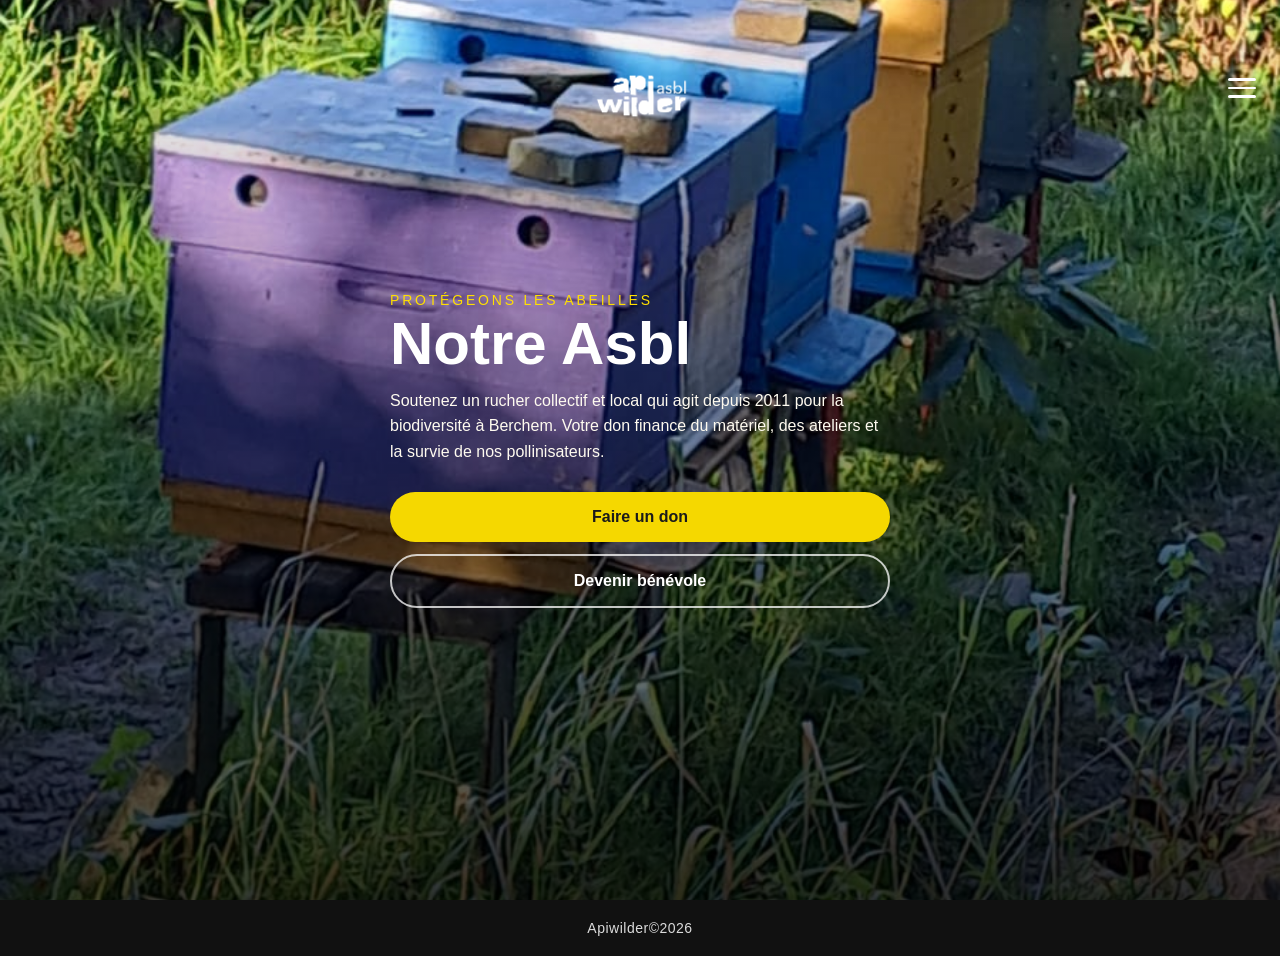
<file: index.html>
<!DOCTYPE html>
<html lang="fr">
<head>
    <meta charset="UTF-8">
    <meta name="viewport" content="width=device-width, initial-scale=1.0">
    <link rel="stylesheet" href="styles.css">
    <title>Accueil</title>
</head>
<body>
    <header class="header header--transparent">
        <div class="header-logo">
            <img src="./Apiwilder/logo-black.png" alt="Api Wilder">
        </div>
        <a href="#menu" class="burger">
            <span></span>
            <span></span>
            <span></span>
        </a>
    </header>

    <nav id="menu" class="nav-overlay">
        <a href="#" class="nav-close">&times;</a>
        <ul>
            <li><a href="index.html" class="active">Accueil</a></li>
            <li><a href="apropos.html">À propos</a></li>
            <li><a href="projet.html">Projet</a></li>
            <li><a href="transparence.html">Transparence</a></li>
            <li><a href="dons.html">Dons</a></li>
            <li><a href="contact.html">Contact</a></li>
        </ul>
    </nav>

    <section class="hero" style="background-image: url('./Apiwilder/indexHeader.png');">
        <div class="hero-overlay"></div>
        <div class="hero-content">
            <div class="hero-inner">
                <p class="hero-label" style="color: #FFDF00;">Protégeons les abeilles</p>
                <h1>Notre Asbl</h1>
                <p class="hero-desc" style="color: #FFFBF0;">Soutenez un rucher collectif et local qui agit depuis 2011 pour la biodiversité à Berchem. Votre don finance du matériel, des ateliers et la survie de nos pollinisateurs.</p>
                <div class="hero-btns">
                    <a href="dons.html" class="btn yellow">Faire un don</a>
                    <a href="contact.html#benevole" class="btn dark-outline">Devenir bénévole</a>
                </div>
            </div>
        </div>
    </section>

    <main id="index-main"></main>

    <footer>
        <p>Apiwilder©2026</p>
    </footer>
</body>
</html>
</file>
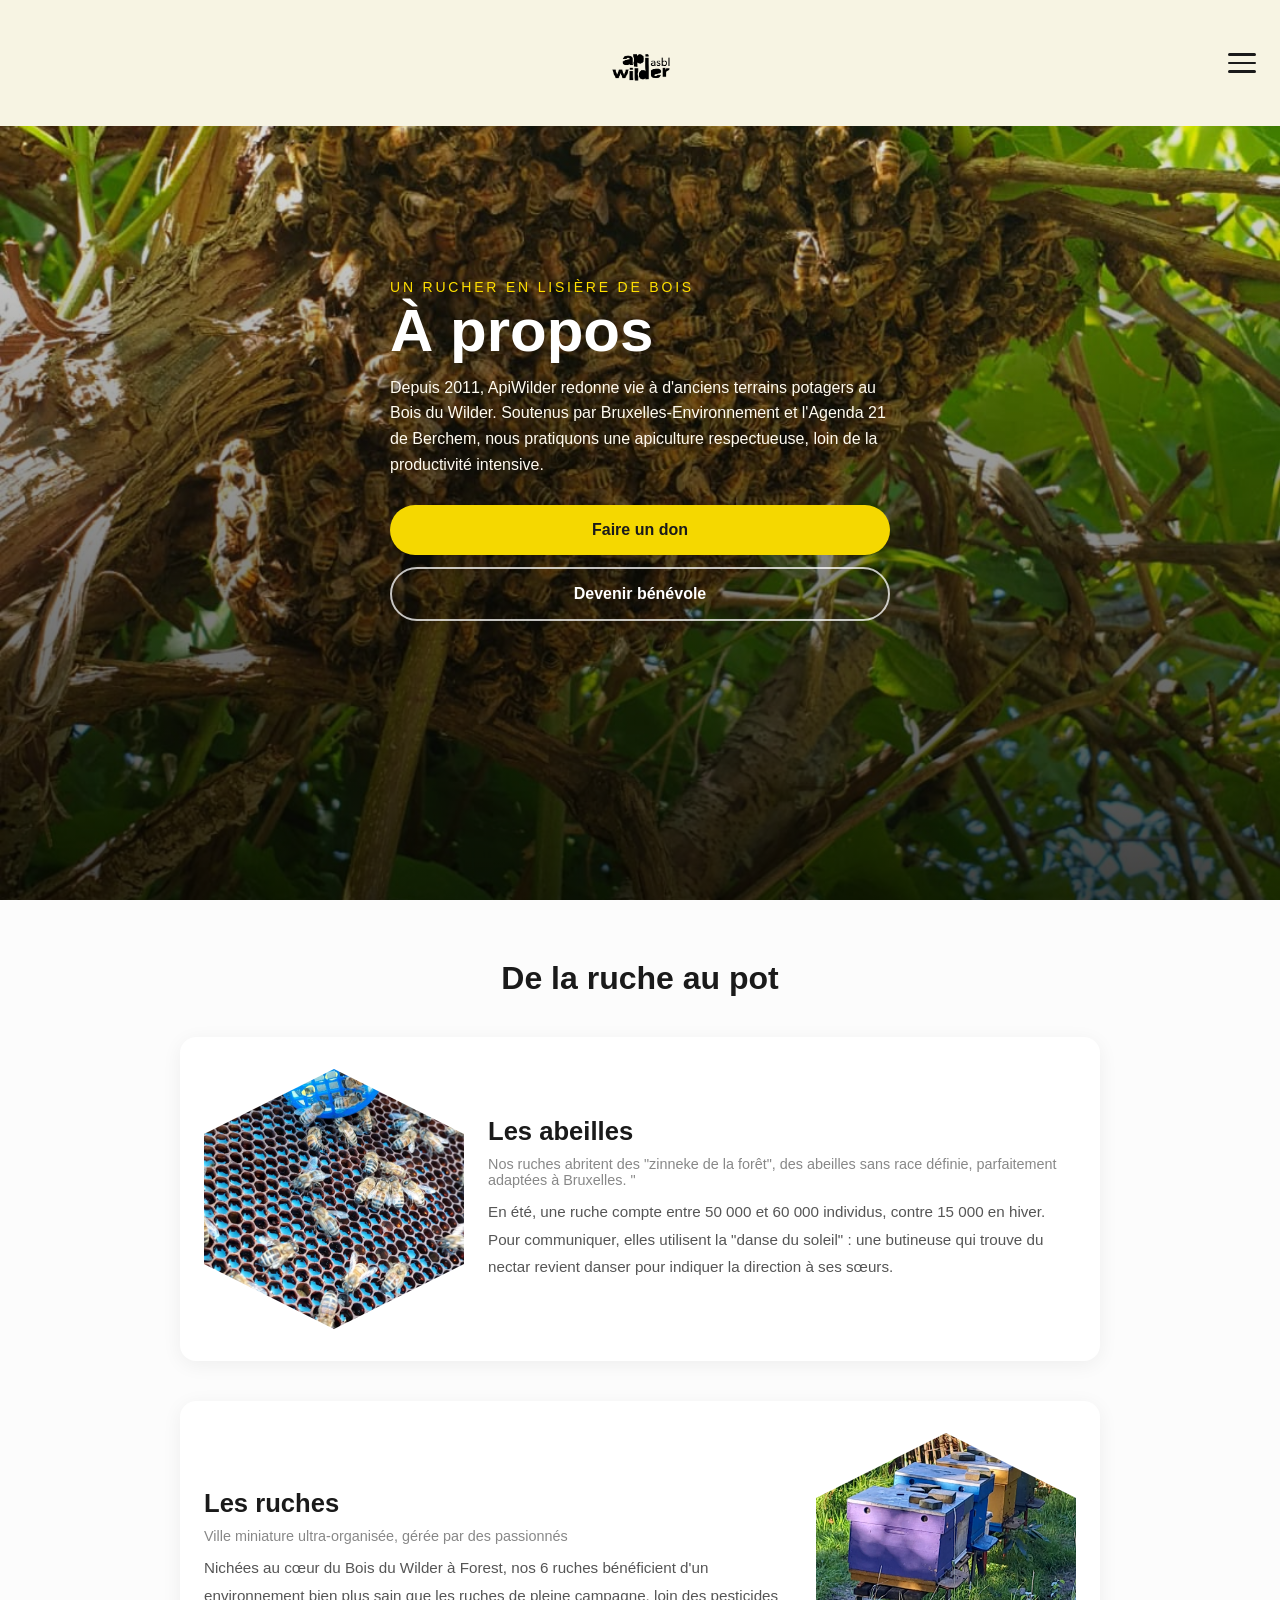
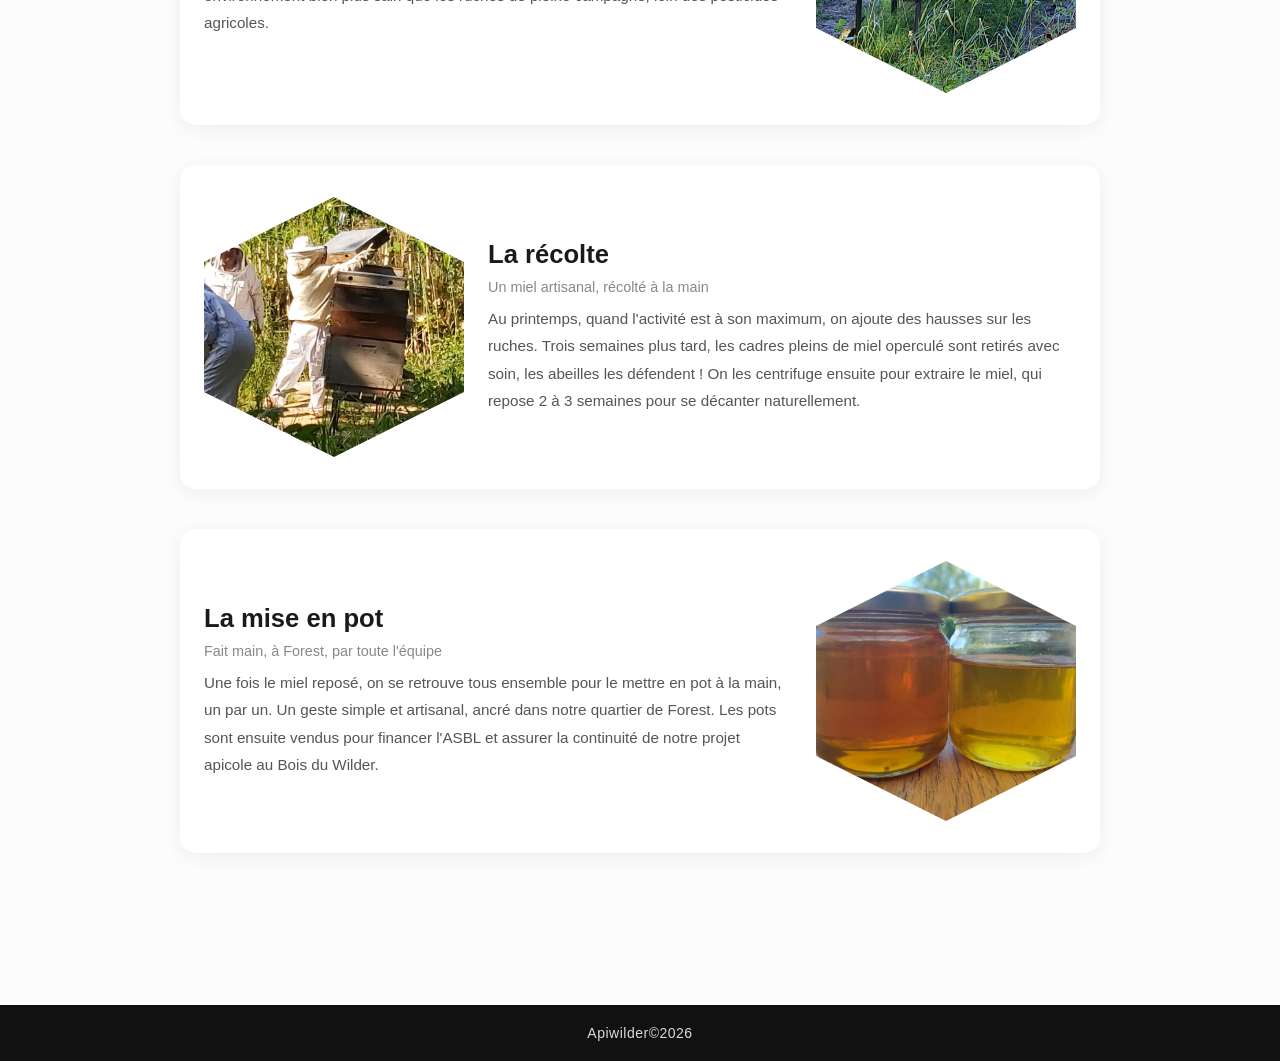
<file: apropos.html>
<!doctype html>
<html lang="en">
  <head>
    <meta charset="UTF-8" />
    <meta name="viewport" content="width=device-width, initial-scale=1.0" />
    <link rel="stylesheet" href="styles.css" />
    <title>A propos de nous</title>
  </head>
  <body>
    <header class="header">
      <div class="header-logo">
        <img src="./Apiwilder/logo-black.png" alt="Api Wilder" />
      </div>
      <a href="#menu" class="burger">
        <span></span>
        <span></span>
        <span></span>
      </a>
    </header>

    <nav id="menu" class="nav-overlay">
      <a href="#" class="nav-close">&times;</a>
      <ul>
        <li><a href="index.html">Accueil</a></li>
        <li><a href="apropos.html" class="active">À propos</a></li>
        <li><a href="projet.html">Projet</a></li>
        <li><a href="transparence.html">Transparence</a></li>
        <li><a href="dons.html">Dons</a></li>
        <li><a href="contact.html">Contact</a></li>
      </ul>
    </nav>

    <section class="hero" style="background-image: url('./Apiwilder/abeilles_arbre.jpeg');">
      <div class="hero-overlay"></div>
      <div class="hero-content">
        <div class="hero-inner">
          <p class="hero-label" style="color: #FFDF00;">Un rucher en lisière de bois</p>
          <h1>À propos</h1>
          <p class="hero-desc" style="color: #FFFBF0;">
            Depuis 2011, ApiWilder redonne vie à d'anciens terrains potagers au Bois du Wilder.
            Soutenus par Bruxelles-Environnement et l'Agenda 21 de Berchem, nous pratiquons une
            apiculture respectueuse, loin de la productivité intensive.
          </p>
          <div class="hero-btns">
            <a href="dons.html" class="btn yellow">Faire un don</a>
            <a href="contact.html#benevole" class="btn dark-outline">Devenir bénévole</a>
          </div>
        </div>
      </div>
    </section>

    <section id="apropos-main" class="workers">
      <h1>De la ruche au pot</h1>
     
<!-- --------------------------------------------------------debut photo -->

<!-- CARD 1 : LES ABEILLES (IMAGE À GAUCHE) -->
<article class="about-card">
  <div class="card-content left">
    <figure class="historique-image">
      <img src="./Apiwilder/grille.png" alt="Les abeilles" />
    </figure>
    <div class="card-text">
      <h3>Les abeilles</h3>
      <p class="subtitle">Nos ruches abritent des "zinneke de la forêt", des abeilles sans race définie, parfaitement adaptées à Bruxelles. "</p>
      <p class="description">En été, une ruche compte entre 50 000 et 60 000 individus, contre 15 000 en hiver. Pour communiquer, elles utilisent la "danse du soleil" : une butineuse qui trouve du nectar revient danser pour indiquer la direction à ses sœurs.</p>
    </div>
  </div>
</article>
      
        
       
        <!-- CARD 2 : LES RUCHES (IMAGE À DROITE) -->
<article class="about-card">
  <div class="card-content right">
    <div class="card-text">
      <h3>Les ruches</h3>
      <p class="subtitle">Ville miniature ultra-organisée, gérée par des passionnés</p>
      <p class="description">Nichées au cœur du Bois du Wilder à Forest, nos 6 ruches bénéficient
          d'un environnement bien plus sain que les ruches de pleine campagne,
          loin des pesticides agricoles.</p>
    </div>
    <figure class="historique-image">
      <img src="./Apiwilder/ruche.png" alt="Les ruches" />
    </figure>
  </div>
</article>

    
      
       <!-- CARD 3 : LA RÉCOLTE (IMAGE À GAUCHE) -->
<article class="about-card">
  <div class="card-content left">
    <figure class="historique-image">
      <img src="./Apiwilder/recolte.png" alt="La récolte" />
    </figure>
    <div class="card-text">
      <h3>La récolte</h3>
      <p class="subtitle">Un miel artisanal, récolté à la main</p>
      <p class="description">Au printemps, quand l'activité est à son maximum, on ajoute des hausses sur les ruches. Trois semaines plus tard, les cadres pleins de miel operculé sont retirés avec soin, les abeilles les défendent ! On les centrifuge ensuite pour extraire le miel, qui repose 2 à 3 semaines pour se décanter naturellement.</p>
    </div>
  </div>
</article>
        
       
         <!-- CARD 4 : LA MISE EN POT (IMAGE À DROITE) -->
<article class="about-card">
  <div class="card-content right">
    <div class="card-text">
      <h3>La mise en pot</h3>
      <p class="subtitle">Fait main, à Forest, par toute l'équipe</p>
      <p class="description">Une fois le miel reposé, on se retrouve tous ensemble pour le mettre en pot à la main, un par un. Un geste simple et artisanal, ancré dans notre quartier de Forest. Les pots sont ensuite vendus pour financer l'ASBL et assurer la continuité de notre projet apicole au Bois du Wilder.</p>
    </div>
    <figure class="historique-image">
      <img src="./Apiwilder/pot.png" alt="La mise en pot" />
    </figure>
  </div>
</article>
    
    </section>
    <footer>
  <p>Apiwilder©2026</p>
</footer>

  </body>
</html>
</file>
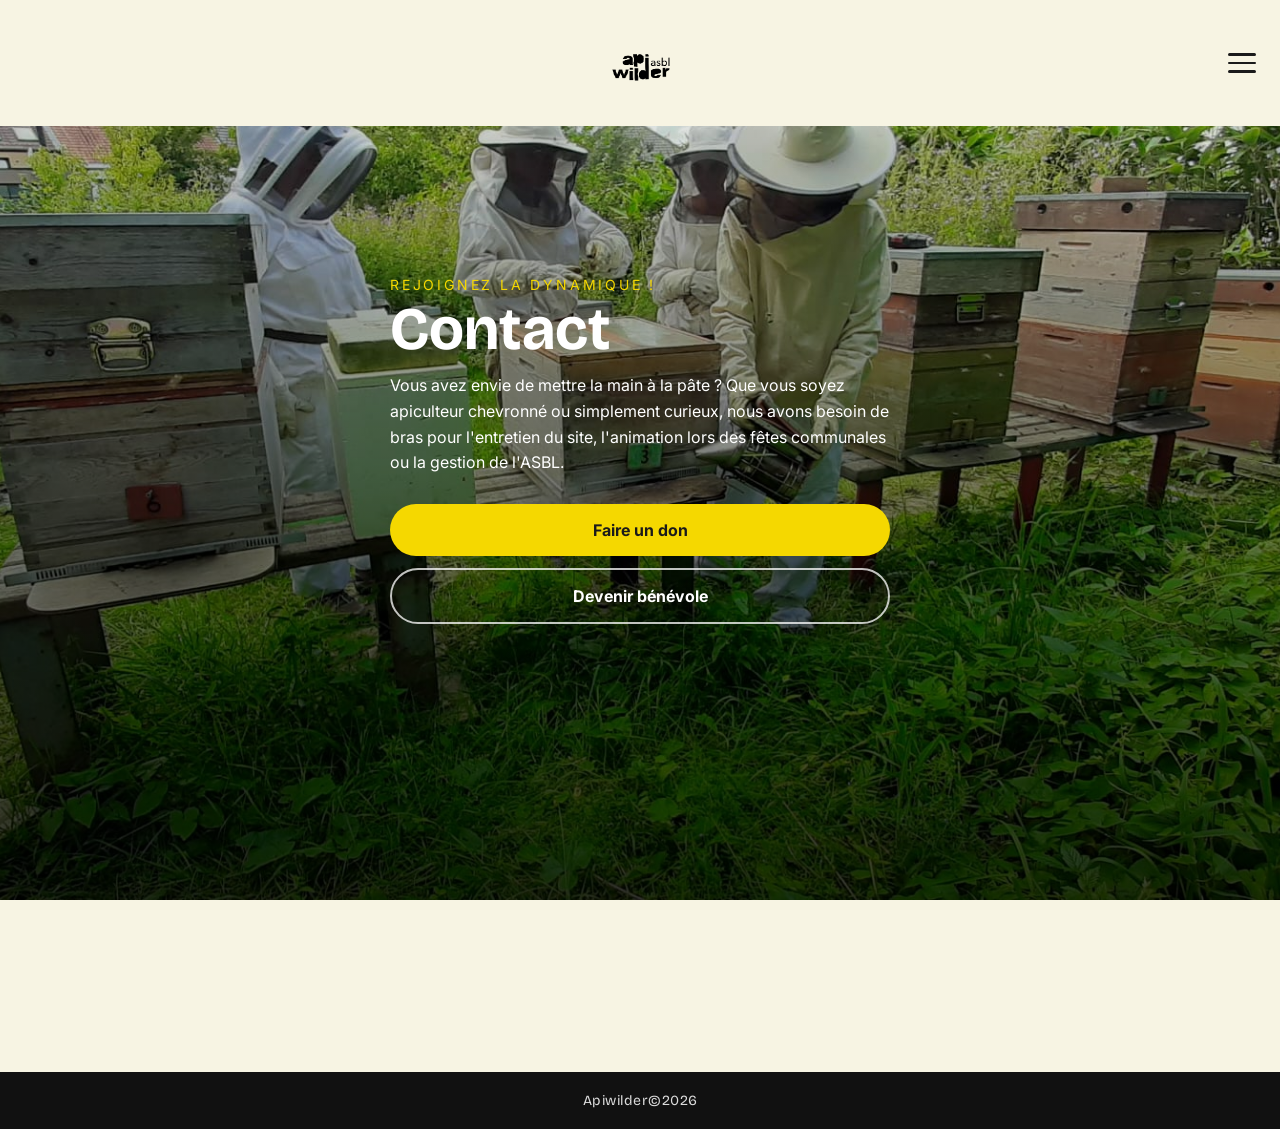
<file: contact.html>
<!DOCTYPE html>
<html lang="fr">
<head>
  <meta charset="UTF-8">
  <meta name="viewport" content="width=device-width, initial-scale=1">
  <title>Contact</title>
  <link rel="preconnect" href="https://fonts.googleapis.com">
  <link rel="preconnect" href="https://fonts.gstatic.com" crossorigin>
  <link href="https://fonts.googleapis.com/css2?family=Bricolage+Grotesque:wght@400;700&family=Inter:wght@400;700&display=swap" rel="stylesheet">
  <link rel="stylesheet" href="styles.css">
</head>
<body>

  <!-- HEADER -->
  <header class="header">
    <div class="header-logo">
        <img src="./Apiwilder/logo-black.png" alt="Api Wilder">
    </div>
    <a href="#menu" class="burger">
      <span></span>
      <span></span>
      <span></span>
    </a>
  </header>

  <!-- MENU NAV -->
  <nav id="menu" class="nav-overlay">
    <a href="#" class="nav-close">&times;</a>
    <ul>
      <li><a href="index.html">Accueil</a></li>
      <li><a href="apropos.html">À propos</a></li>
      <li><a href="projet.html">Projet</a></li>
      <li><a href="transparence.html">Transparence</a></li>
      <li><a href="dons.html">Dons</a></li>
      <li><a href="contact.html" class="active">Contact</a></li>
    </ul>
  </nav>

  <!-- HERO pleine page -->
  <section class="hero" style="background-image: url('./Apiwilder/contactHeader.png');">
    <div class="hero-overlay"></div>
    <div class="hero-content">
      <div class="hero-inner">
        <p class="hero-label">Rejoignez la dynamique !</p>
        <h1>Contact</h1>
        <p class="hero-desc">Vous avez envie de mettre la main à la pâte ? Que vous soyez apiculteur chevronné ou simplement curieux, nous avons besoin de bras pour l'entretien du site, l'animation lors des fêtes communales ou la gestion de l'ASBL.</p>
        <div class="hero-btns">
          <a href="../apiwilder/dons.html" class="btn yellow">Faire un don</a>
          <a href="#benevole" class="btn dark-outline">Devenir bénévole</a>
        </div>
      </div>
    </div>
  </section>

  <main id="contact-main">
  <div class="container">

    <!-- FORMULAIRE BENEVOLE (caché par défaut, visible via #benevole dans l'URL) -->
    <section id="benevole" class="card form-section">
      <h2>Formulaire Bénévole</h2>
      <form class="form-submit" action="https://apiwilder.github.io/apiwilder/success.html" method="get">

        <div class="row-inputs">
          <input type="text" placeholder="Nom" required>
          <input type="text" placeholder="Prénom" required>
        </div>
        <div class="row-inputs">
          <input type="email" placeholder="Email" required>

          <!-- Ajout du title... car surlignement rouge-->
          <input type="date" required title="Date de naissance" placeholder="Date de naissance" aria-label="Date de naissance">
        </div>

        <div class="benevole-card">
          <div class="col">
            <label>Dans quoi aimeriez-vous vous impliquer ?</label>
            <div class="checkbox-group">
              <label><input type="checkbox"> Bricolage</label>
              <label><input type="checkbox"> Jardinage</label>
              <label><input type="checkbox"> Apiculteur</label>
            </div>

            <label>Avez-vous déjà une expérience en apiculture ?</label>
            <div class="radio-group">
              <label><input type="radio" name="experience"> Aucune</label>
              <label><input type="radio" name="experience"> Amateur</label>
              <label><input type="radio" name="experience"> Expérimenté</label>
            </div>
          </div>

          <div class="col">
            <label>Fréquence souhaitée ?</label>
            <div class="radio-group">
              <label><input type="radio" name="frequence"> 2-3x/semaine</label>
              <label><input type="radio" name="frequence"> 1x/semaine</label>
              <label><input type="radio" name="frequence"> 1x/mois</label>
            </div>

            <label>Êtes-vous allergique aux piqûres d'abeilles ?</label>
            <div class="radio-group">
              <label><input type="radio" name="allergie"> Oui</label>
              <label><input type="radio" name="allergie"> Non</label>
              <label><input type="radio" name="allergie"> Je ne sais pas</label>
            </div>
          </div>
        </div>

        <textarea placeholder="Pourquoi souhaitez-vous nous rejoindre ?"></textarea>

        <div class="btn-group">
          <button type="submit" class="btn dark">Envoyer ma candidature</button>
        </div>

      </form>
    </section>

  </div>
  </main>

  <footer>
    <p>Apiwilder©2026</p>
  </footer>

</body>
</html>
</file>
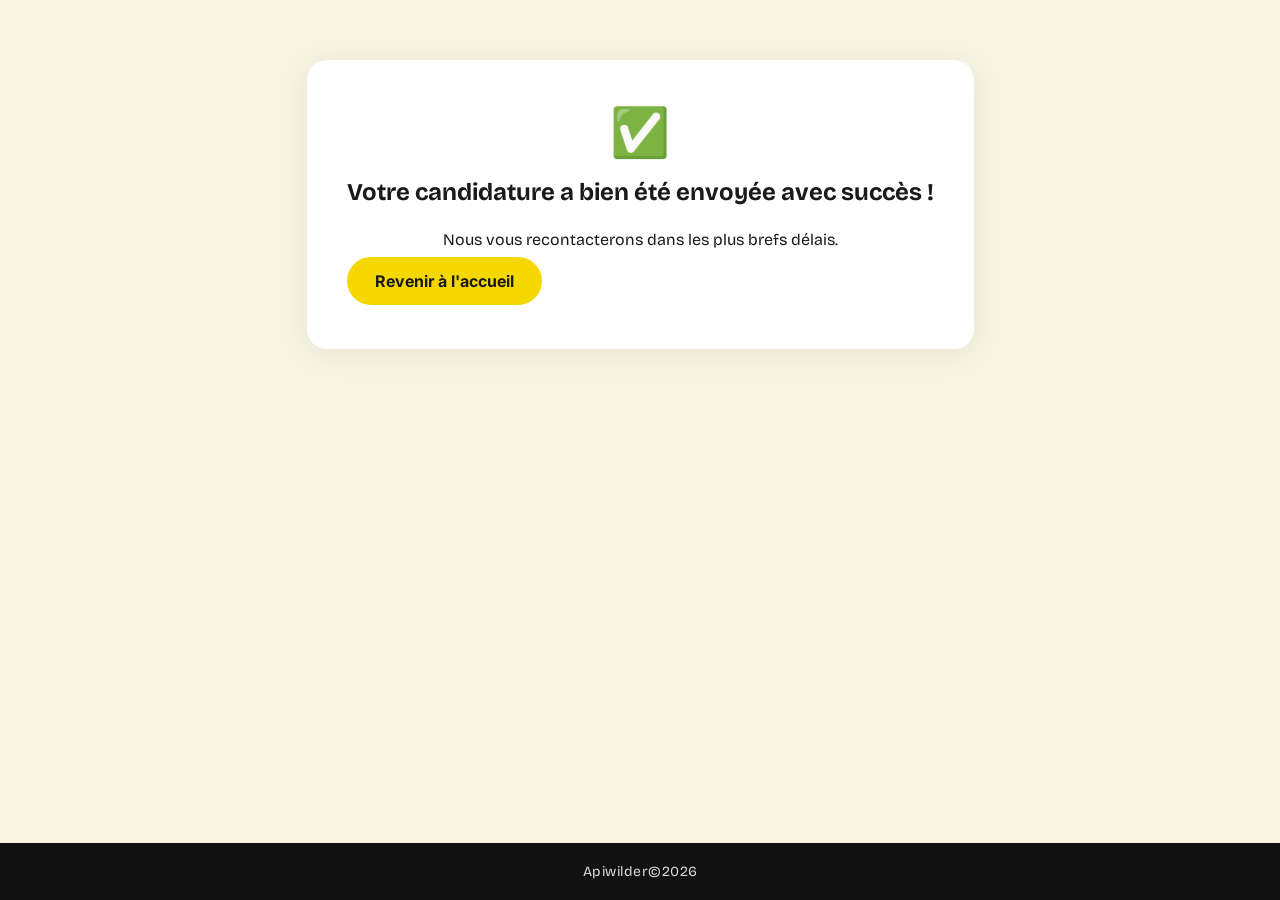
<file: success.html>
<!DOCTYPE html>
<html lang="fr">
<head>
<meta charset="UTF-8">
<meta name="viewport" content="width=device-width, initial-scale=1">
<title>Envoi réussi</title>
<link rel="preconnect" href="https://fonts.googleapis.com">
<link rel="preconnect" href="https://fonts.gstatic.com" crossorigin>
<link href="https://fonts.googleapis.com/css2?family=Bricolage+Grotesque:wght@400;700&family=Inter:wght@400;700&display=swap" rel="stylesheet">
<link rel="stylesheet" href="styles.css">
</head>
<body>

<div class="container">
    <div class="card succes-card">
        <div class="succes-icon">✅</div>
        <h2>Votre candidature a bien été envoyée avec succès !</h2>
        <p>Nous vous recontacterons dans les plus brefs délais.</p>
        <div class="btn-group">
            <a href="../apiwilder/index.html" class="btn yellow">Revenir à l'accueil</a>
        </div>
    </div>
</div>

<footer>
  <p>Apiwilder©2026</p>
</footer>

</body>
</html>
</file>
<file: styles.css>
/* ============================================
   API WILDER - Styles consolidés
   Variables et composants d'abord
   ============================================ */
@import url('components/variables.css');
@import url('components/all_component.css');

/* ============================================
   RESET & BASE
   ============================================ */
*,
*::before,
*::after {
  margin: 0;
  padding: 0;
  box-sizing: border-box;
}

body {
  font-family: 'Bricolage Grotesque', Arial, sans-serif;
  background: var(--color-bg-cream);
  color: var(--color-text);
}

body:has(#dons-main) {
  background-color: #FFFFFF;
}

/* ============================================
   PAGE INDEX (Accueil)
   ============================================ */
header {
  background-color: var(--jaune-pastel);
  padding-bottom: 60px;
}

header > .container {
  display: flex;
  justify-content: space-between;
  align-items: center;
  padding: 20px 40px;
}

.logo img {
  height: 60px;
}

.nav ul {
  display: flex;
  list-style: none;
  gap: 20px;
}

#toggle {
  display: none;
}

.nav a {
  text-decoration: none;
  color: var(--noir);
  font-weight: bold;
  transition: 0.3s;
}

.nav a:hover {
  color: var(--jaune);
}

.burger {
  display: none;
  font-size: 28px;
  cursor: pointer;
}

header .hero {
  text-align: left;
  margin-top: 40px;
  padding: 0 20px;
}

header .hero h1 {
  font-size: 42px;
  color: var(--noir);
  margin-bottom: 20px;
}

header .hero p {
  max-width: 600px;
  margin: 0 auto 30px auto;
  color: var(--noir);
  font-size: 18px;
}

.hero-buttons {
  display: flex;
  flex-direction: column;
  gap: 12px;
}

.btn {
  display: inline-block;
  background-color: var(--jaune);
  color: var(--noir);
  padding: 12px 30px;
  text-decoration: none;
  font-weight: bold;
  border-radius: 5px;
  transition: 0.3s;
}

.btn-outline {
  background-color: #FCFCFC;
  color: #191919;
  padding: 12px 30px;
  text-decoration: none;
  font-weight: bold;
  border-radius: 5px;
  transition: 0.3s;
}

.btn:hover {
  background-color: var(--noir);
  color: var(--blanc);
}

/* ============================================
   PAGES CONTACT & DONS - Header / Nav / Hero
   ============================================ */
.header {
  position: fixed;
  top: 0;
  left: 0;
  right: 0;
  z-index: 100;
  background: var(--color-bg-cream);
  padding: 16px 24px;
  display: flex;
  align-items: center;
}

/* Dons, contact, projet : logo centré */
.header:not(.header--transparent) { /* :not = tous les header sauf header--transparent*/
  justify-content: center;
}

.header-logo img {
  height: 90px;
}

.header .burger {
  position: absolute;
  right: 24px;
  display: flex;
  flex-direction: column;
  gap: 6px;
  cursor: pointer;
  width: 28px;
  text-decoration: none;
  font-size: 0;
}

.header .burger span {
  display: block;
  height: 2.5px;
  background: var(--color-text);
  border-radius: 2px;
}

/* Index : nav transparente (sans couleur), logo et burger blancs sur l’image */
.header--transparent {
  background: transparent !important;
  justify-content: center;
}

.header--transparent .header-logo img {
  height: 140px;
  width: auto;
  filter: brightness(0) invert(1);
}

.header--transparent .burger span {
  background: #fff;
}

.nav-overlay {
  position: fixed;
  top: 0;
  right: 0;
  bottom: 0;
  width: 280px;
  z-index: 200;
  background: var(--color-bg-cream);
  display: none;
  flex-direction: column;
  align-items: flex-start;
  justify-content: center;
  padding: 48px 32px;
  box-shadow: -4px 0 24px rgba(0, 0, 0, 0.12);
}

.nav-overlay:target {
  display: flex;
}

.nav-overlay ul {
  list-style: none;
  text-align: left;
  display: flex;
  flex-direction: column;
  gap: 24px;
}

.nav-overlay ul li a {
  font-family: 'Bricolage Grotesque', sans-serif;
  font-size: 2rem;
  font-weight: 700;
  color: var(--color-text);
  text-decoration: none;
  transition: color 0.2s;
}

.nav-overlay ul li a:hover,
.nav-overlay ul li a.active {
  color: var(--color-primary);
}

.nav-close {
  position: absolute;
  top: 24px;
  right: 28px;
  font-size: 2.5rem;
  color: var(--color-text);
  text-decoration: none;
  line-height: 1;
}

/* Hero pleine page (contact / dons) */
section.hero {
  position: relative;
  width: 100%;
  height: 100vh;
  display: flex;
  align-items: center;
  overflow: hidden;
  background-size: cover;
  background-position: center;
  background-repeat: no-repeat;
}

.hero-overlay {
  position: absolute;
  inset: 0;
  background: linear-gradient(to bottom, rgba(0, 0, 0, 0) 0%, rgba(0, 0, 0, 0.4) 50%, rgba(0, 0, 0, 0.75) 100%);
}

section.hero .hero-content {
  position: relative;
  z-index: 2;
  width: 100%;
  padding: 0 24px;
}

.hero-inner {
  max-width: 500px;
  margin: 0 auto;
}

body:has(#dons-main) section.hero .hero-content,
body:has(#dons-main) section.hero .hero-inner,
body:has(#contact-main) section.hero .hero-content,
body:has(#contact-main) section.hero .hero-inner,
body:has(#index-main) section.hero .hero-content,
body:has(#index-main) section.hero .hero-inner,
body:has(#projet-main) section.hero .hero-content,
body:has(#projet-main) section.hero .hero-inner,
body:has(#apropos-main) section.hero .hero-content,
body:has(#apropos-main) section.hero .hero-inner {
  text-align: left;
}

.hero-label {
  font-family: 'Inter', sans-serif;
  font-size: 0.875rem;
  letter-spacing: 0.2em;
  text-transform: uppercase;
  color: var(--color-primary);
  margin-bottom: 6px;
}

section.hero .hero-content h1 {
  font-family: 'Bricolage Grotesque', sans-serif;
  font-size: 60px;
  font-weight: 700;
  line-height: 1;
  margin-bottom: 14px;
  color: #fff;
}

.hero-desc {
  font-family: 'Inter', sans-serif;
  font-size: 1rem;
  line-height: 1.6;
  color: #fff;
  margin-bottom: 28px;
}

.hero-btns {
  display: flex;
  flex-direction: column;
  gap: 12px;
}

/* Boutons contact / dons */
.btn.yellow {
  display: block;
  width: 100%;
  padding: 16px 28px;
  border-radius: 50px;
  font-family: 'Inter', sans-serif;
  font-size: 1rem;
  font-weight: 700;
  text-align: center;
  text-decoration: none;
  background: var(--color-primary);
  color: var(--color-text);
  border: none;
  transition: transform 0.18s ease, box-shadow 0.18s ease;
}

.btn.dark {
  background: var(--color-dark);
  color: #fff;
}

.btn.dark-outline {
  display: block;
  width: 100%;
  padding: 16px 28px;
  border-radius: 50px;
  font-family: 'Inter', sans-serif;
  font-size: 1rem;
  font-weight: 700;
  text-align: center;
  text-decoration: none;
  background: transparent;
  color: #fff;
  border: 2px solid rgba(255, 255, 255, 0.75);
  transition: transform 0.18s ease, box-shadow 0.18s ease;
}

.btn.yellow:hover {
  background-color: var(--color-primary-hover);
  transform: translateY(-2px);
  box-shadow: 0 8px 24px rgba(0, 0, 0, 0.3);
}

.btn.dark-outline:hover {
  background: rgba(255, 255, 255, 0.1);
  transform: translateY(-2px);
  box-shadow: 0 8px 24px rgba(0, 0, 0, 0.3);
}

/* Bouton blanc (maquette projet : Devenir bénévole) */
section.hero .btn--light {
  display: block;
  width: 100%;
  padding: 16px 28px;
  border-radius: 50px;
  font-family: 'Inter', sans-serif;
  font-size: 1rem;
  font-weight: 700;
  text-align: center;
  text-decoration: none;
  background: #fff;
  color: #1a1a1a;
  border: none;
  transition: transform 0.18s ease, box-shadow 0.18s ease;
}

section.hero .btn--light:hover {
  transform: translateY(-2px);
  box-shadow: 0 8px 24px rgba(0, 0, 0, 0.2);
}

/* Container contact */
.container {
  max-width: 800px;
  margin: 0 auto;
  padding: 60px 24px 80px;
}

/* ============================================
   PAGE CONTACT - Formulaire & cartes
   ============================================ */
.form-section {
  display: none;
}

.form-section:target {
  display: block;
}

.card {
  background: #fff;
  border-radius: 20px;
  padding: 44px 40px;
  margin-bottom: 32px;
  box-shadow: 0 4px 32px rgba(0, 0, 0, 0.07);
}

.card h2 {
  font-family: 'Bricolage Grotesque', sans-serif;
  font-size: 1.5rem;
  font-weight: 700;
  margin-bottom: 24px;
}

.form-submit {
  display: flex;
  flex-direction: column;
  gap: 14px;
}

.form-submit input,
.form-submit textarea {
  width: 100%;
  padding: 13px 16px;
  border: 1.5px solid #ddd;
  border-radius: 10px;
  font-family: 'Bricolage Grotesque', sans-serif;
  font-size: 0.95rem;
  background: #fafafa;
  transition: border 0.2s;
  outline: none;
}

.form-submit input:focus,
.form-submit textarea:focus {
  border-color: var(--color-primary);
  background: #fff;
}

.form-submit textarea {
  min-height: 120px;
  resize: vertical;
}

.row-inputs {
  display: flex;
  gap: 14px;
}

.row-inputs input {
  flex: 1;
}

.benevole-card {
  display: flex;
  gap: 32px;
  background: var(--color-bg-cream);
  border-radius: 12px;
  padding: 24px;
}

.col {
  flex: 1;
  display: flex;
  flex-direction: column;
  gap: 14px;
}

.col > label {
  font-size: 0.88rem;
  font-weight: 600;
  color: #444;
}

.checkbox-group,
.radio-group {
  display: flex;
  flex-direction: column;
  gap: 8px;
}

.checkbox-group label,
.radio-group label {
  display: flex;
  align-items: center;
  gap: 8px;
  font-size: 0.9rem;
  color: #333;
  cursor: pointer;
}

.checkbox-group input,
.radio-group input {
  accent-color: var(--color-primary);
  width: 16px;
  height: 16px;
}

.btn-group {
  display: flex;
  gap: 14px;
  margin-top: 8px;
}

.btn-group .btn {
  width: auto;
  padding: 14px 28px;
}

/* Page succès (formulaire envoyé) */
.succes-card {
  text-align: center;
}
.succes-icon {
  font-size: 3rem;
  margin-bottom: 1rem;
}

/* ============================================
   PAGE DONS - Jauge, paliers, liste
   ============================================ */
#don-form {
  background: #ffffff;
  border-radius: 16px;
  padding: 32px;
  max-width: 500px;
  margin: 50px auto;
  text-align: center;
}

#gauge-current {
  font-size: 3rem;
  font-weight: 800;
  color: #292929;
}

#gauge-goal {
  font-size: 0.9rem;
  color: #292929;
  display: block;
  margin-bottom: 16px;
}

.dons-gauge {
  background: #292929;
  border-radius: 8px;
  height: 22px;
}

.dons-gauge-bar {
  height: 100%;
  background: var(--color-gold-alt);
  border-radius: 8px;
  transition: width 0.8s ease;
}

#contributeurs {
  font-size: 0.85rem;
  color: #555;
  display: block;
  margin-top: 12px;
}

.dons-sectionTitle {
  font-size: 1.6rem;
  font-weight: 700;
  color: #ffffff;
  padding: 10px 0;
  border-radius: 16px;
  text-shadow: 0 1px 3px rgba(0, 0, 0, 0.4);
}

#dons-list {
  list-style: none;
  padding: 0;
}

#dons-recent {
  padding: 20px 16px;
  width: 100%;
  max-width: 520px;
  box-sizing: border-box;
  background-image: url('Apiwilder/image8.png');
  background-size: cover;
  background-position: center;
  position: relative;
}

.dons-header {
  display: flex;
  justify-content: space-between;
  align-items: center;
  margin-bottom: 14px;
}

.dons-recentList {
  display: flex;
  flex-direction: column;
  gap: 10px;
  list-style: none;
  padding: 0;
  margin: 0;
}

.don-item {
  background-color: rgba(255, 255, 255, 0.92);
  border-radius: 12px;
  padding: 12px 16px;
  display: flex;
  align-items: center;
  gap: 12px;
  box-shadow: 0 2px 8px rgba(0, 0, 0, 0.15);
}

.don-avatar {
  width: 40px;
  height: 40px;
  border-radius: 50%;
  object-fit: cover;
  background-color: #d6d6d6;
  flex-shrink: 0;
}

.don-info {
  display: flex;
  flex-direction: column;
  flex: 1;
}

.don-name {
  color: var(--color-text);
  font-weight: 700;
  font-size: 15px;
  line-height: 1.2;
}

.don-time {
  color: var(--color-text-muted);
  font-size: 12px;
  margin-top: 2px;
}

.don-amount {
  color: var(--color-text);
  font-weight: 900;
  font-size: 22px;
  white-space: nowrap;
}

.dons-header-paliers {
  font-weight: 700;
  font-size: 22px;
  color: #292929;
}

#dons-recompenseTitle {
  font-size: 13px;
  color: #8D8C8C;
}

.dons-section {
  padding: 16px;
}

.dons-rewards {
  display: flex;
  flex-direction: column;
  gap: 24px;
}

.reward-card {
  background: #ffffff;
  border-radius: 0;
  padding: 0 0 20px 0;
  display: flex;
  flex-direction: column;
  gap: 14px;
}

.reward-card-top {
  display: flex;
  align-items: flex-start;
  gap: 14px;
}

.reward-badge {
  background: #FFF8E7;
  border-radius: 14px;
  width: 56px;
  height: 56px;
  display: flex;
  align-items: center;
  justify-content: center;
  flex-shrink: 0;
  color: #C8860A;
  font-size: 28px;
}

.reward-info {
  display: flex;
  flex-direction: column;
  gap: 2px;
}

.reward-range {
  font-size: 18px;
  font-weight: 700;
  color: var(--color-text);
  margin: 0;
}

.reward-title {
  font-size: 15px;
  font-weight: 600;
  color: var(--color-text);
  margin: 0;
}

.reward-desc {
  font-size: 14px;
  color: #4a4a4a;
  line-height: 1.5;
  margin: 0;
}

.reward-btn {
  background: var(--color-gold-alt);
  color: var(--color-text);
  border: none;
  border-radius: 50px;
  padding: 14px 0;
  width: 100%;
  font-size: 15px;
  font-weight: 600;
  cursor: pointer;
  text-align: center;
  transition: background 0.2s, transform 0.1s;
}

.reward-btn:hover {
  background-color: var(--color-primary-hover);
  transform: scale(0.99);
}

.reward-btn:active {
  background: #D7AE0A;
  transform: scale(0.97);
}

/* ============================================
   PAGE TRANSPARENCE - Contenu (scopé)
   ============================================ */
body:has(#transparence-main) {
  background: #ffffff;
}

body:has(#transparence-main) .projets-finances-container {
  padding: 50px 20px;
  background-color: #ffffff;
}

body:has(#transparence-main) .projets-finances-card {
  background-color: #ffffff;
  border-radius: 25px;
  border: 2px solid #e0d9cc;
  padding: 40px 30px;
  max-width: 650px;
  margin: 0 auto;
}

body:has(#transparence-main) .projets-finances-title {
  font-size: 32px;
  font-weight: 700;
  color: #000;
  margin-bottom: 50px;
  text-align: center;
}

body:has(#transparence-main) .projets-list {
  display: flex;
  flex-direction: column;
  gap: 40px;
}

body:has(#transparence-main) .projet-item {
  display: flex;
  align-items: center;
  gap: 35px;
}

body:has(#transparence-main) .projet-item:nth-child(even) {
  flex-direction: row-reverse;
}

body:has(#transparence-main) .projet-image {
  width: 120px;
  height: 120px;
  flex-shrink: 0;
  overflow: hidden;
  background: linear-gradient(135deg, #8b7355 0%, #d2a679 100%);
  clip-path: polygon(50% 0%, 100% 25%, 100% 75%, 50% 100%, 0% 75%, 0% 25%);
  margin-left: -20px;
}

body:has(#transparence-main) .projet-image img {
  width: 100%;
  height: 100%;
  object-fit: cover;
}

body:has(#transparence-main) .projet-text {
  flex: 1;
  position: relative;
  z-index: 1;
}

body:has(#transparence-main) .texte {
  font-size: 12px;
  color: #ffffff;
  background-color: #2d2d2d;
  padding: 12px 20px;
  border-radius: 16px;
  font-weight: 500;
  line-height: 1.6;
  white-space: nowrap;
}

body:has(#transparence-main) .historique-section {
  background-color: #f5f1e8;
  padding: 60px 20px;
}

body:has(#transparence-main) .historique-container {
  max-width: 500px;
  margin: 0 auto;
}

body:has(#transparence-main) .historique-card {
  background-color: rgb(255, 251, 240);
  border-radius: 25px;
  padding: 40px 30px;
  box-shadow: 0 10px 40px rgba(0, 0, 0, 0.08);
  text-align: center;
}

body:has(#transparence-main) .historique-title {
  font-size: 28px;
  font-weight: 700;
  color: #000;
  margin-bottom: 40px;
}

body:has(#transparence-main) .historique-image {
  width: 200px;
  height: 200px;
  margin: 0 auto 40px;
  background: linear-gradient(135deg, #8b7355 0%, #d2a679 100%);
  clip-path: polygon(50% 0%, 100% 25%, 100% 75%, 50% 100%, 0% 75%, 0% 25%);
  display: flex;
  align-items: center;
  justify-content: center;
  overflow: hidden;
}

body:has(#transparence-main) .historique-image img {
  width: 100%;
  height: 100%;
  object-fit: cover;
}

body:has(#transparence-main) .timeline {
  display: flex;
  flex-direction: column;
  gap: 0;
  text-align: left;
}

body:has(#transparence-main) .timeline-item {
  padding: 10px 0;
}

body:has(#transparence-main) .timeline-date {
  font-size: 11px;
  color: #999;
  font-weight: 600;
}

/* ============================================
   PAGE PROJET - Overrides (complète les composants)
   ============================================ */
.header:has(.navbar) {
  background: linear-gradient(135deg, rgba(255, 191, 0, 0.1), rgba(90, 90, 90, 0.05));
  padding: 0;
  margin-bottom: 50px;
}

.header__container {
  max-width: 1100px;
  margin: 0 auto;
  padding: 20px;
  padding-top: 80px;
}

.navbar {
  margin-bottom: 40px;
  position: fixed;
  top: 0;
  left: 0;
  width: 100%;
  background: var(--color-bg-white);
  z-index: 999;
}

.hero:has(.hero__content) {
  text-align: center;
  padding: 40px 20px;
  background: url('asset/img_main_projet.jpeg') center/cover no-repeat fixed;
  position: relative;
  color: white;
  min-height: 100vh;
  display: flex;
  align-items: center;
  justify-content: center;
}

.hero:has(.hero__content)::after {
  content: '';
  position: absolute;
  inset: 0;
  background: rgba(0, 0, 0, 0.4);
}

/* ============================================
   PAGE APROPOS - Contenu
   ============================================ */
body:has(#apropos-main) {
  background: #fcfcfc;
}

#apropos-main {
  padding: 60px 20px 80px;
}

#apropos-main.workers {
  max-width: 960px;
  margin: 0 auto;
}

#apropos-main h1 {
  text-align: center;
  font-size: 2rem;
  margin-bottom: 40px;
}

#apropos-main .about-card {
  background: #ffffff;
  border-radius: 16px;
  padding: 32px 24px;
  margin-bottom: 40px;
  box-shadow: 0 4px 20px rgba(0, 0, 0, 0.06);
}

#apropos-main .card-content {
  display: grid;
  gap: 24px;
  align-items: center;
}

@media (min-width: 768px) {
  #apropos-main .card-content.left {
    grid-template-columns: 260px 1fr;
  }

  #apropos-main .card-content.right {
    grid-template-columns: 1fr 260px;
  }
}

#apropos-main .historique-image {
  width: 260px;
  height: 260px;
  clip-path: polygon(50% 0%, 100% 25%, 100% 75%, 50% 100%, 0% 75%, 0% 25%);
  overflow: hidden;
  margin: 0 auto;
  box-shadow: 0 10px 30px rgba(0, 0, 0, 0.1);
}

#apropos-main .historique-image img {
  width: 100%;
  height: 100%;
  object-fit: cover;
  display: block;
}

#apropos-main .card-text {
  display: flex;
  flex-direction: column;
  gap: 10px;
  text-align: left;
}

#apropos-main .card-text h3 {
  font-size: 1.6rem;
  font-weight: 700;
  color: var(--color-text);
}

#apropos-main .card-text .subtitle {
  font-size: 0.9rem;
  color: #888;
  font-weight: 500;
}

#apropos-main .card-text .description {
  font-size: 0.95rem;
  color: #555;
  line-height: 1.8;
}

/* ============================================
   FOOTER commun
   ============================================ */
footer {
  background-color: var(--noir);
  color: var(--blanc);
  text-align: center;
  padding: 20px;
  font-size: 14px;
  letter-spacing: 0.5px;
  margin-top: 2rem;
}

/* Footer fixé en bas de page (index, success) — sans classe body */
body:has(header > .hero),
body:has(#index-main),
body:has(.succes-card) {
  display: flex;
  flex-direction: column;
  min-height: 100vh;
}

body:has(header > .hero) footer,
body:has(#index-main) footer,
body:has(.succes-card) footer {
  margin-top: auto;
}

footer p {
  opacity: 0.85;
}

.footer {
  background: var(--color-dark);
  color: white;
  padding: 30px 20px;
  text-align: center;
  margin-top: 50px;
  font-size: 1rem;
}

.footer__container {
  max-width: 1100px;
  margin: 0 auto;
}

.footer__text {
  margin: 0;
  font-size: 14px;
  opacity: 0.8;
}

/* ============================================
   RESPONSIVE - Index
   ============================================ */
@media (max-width: 768px) {
  .nav ul {
    flex-direction: column;
  }

  .nav {
    display: none;
  }

  #toggle:checked ~ .nav {
    display: block;
  }

  .burger {
    display: block;
  }

  header .hero h1 {
    font-size: 30px;
  }
}

/* ============================================
   RESPONSIVE - Contact
   ============================================ */
@media (max-width: 600px) {
  section.hero .hero-content {
    padding: 24px 20px 40px;
  }

  .card {
    padding: 28px 20px;
  }

  .row-inputs {
    flex-direction: column;
  }

  .benevole-card {
    flex-direction: column;
  }
}

/* ============================================
   RESPONSIVE - Dons
   ============================================ */
@media (min-width: 768px) {
  .dons-section {
    width: 520px;
    max-width: 100%;
    margin: 0 auto;
    padding: 24px;
    border-radius: 16px;
  }

  .dons-sectionTitle {
    font-size: 24px;
  }

  .dons-recentList {
    gap: 12px;
  }

  .don-item {
    padding: 14px 18px;
    border-radius: 14px;
    gap: 16px;
  }

  .don-avatar {
    width: 46px;
    height: 46px;
  }

  .don-name {
    font-size: 16px;
    margin-top: 0;
  }

  .don-time {
    font-size: 13px;
  }

  .don-amount {
    font-size: 22px;
  }
}
</file>
